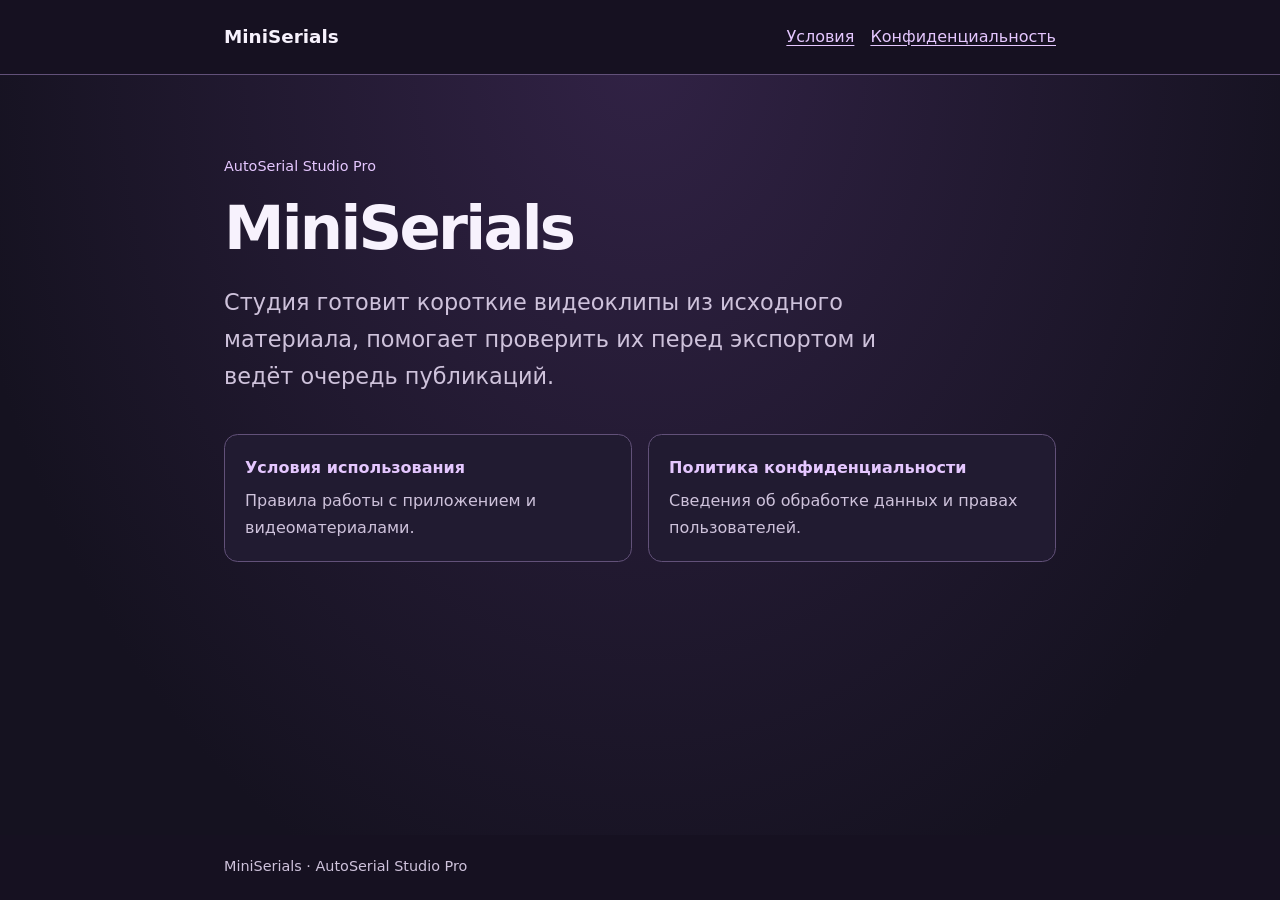
<file: index.html>
<!doctype html>
<html lang="ru">
<head>
<meta charset="utf-8">
<meta name="viewport" content="width=device-width, initial-scale=1">
<meta name="robots" content="noindex">
<title>Документы приложения · MiniSerials</title>
<link rel="stylesheet" href="./styles.css">
</head>
<body><a class="skip" href="#main">К содержанию</a><header><div class="wrap nav"><a class="brand" href="./index.html">MiniSerials</a><nav aria-label="Документы"><a href="./terms.html">Условия</a><a href="./privacy.html">Конфиденциальность</a></nav></div></header>
<main id="main" class="wrap"><p class="tag">AutoSerial Studio Pro</p><h1>MiniSerials</h1><p class="intro">Студия готовит короткие видеоклипы из исходного материала, помогает проверить их перед экспортом и ведёт очередь публикаций.</p>
<div class="cards"><a href="./terms.html"><strong>Условия использования</strong><span>Правила работы с приложением и видеоматериалами.</span></a><a href="./privacy.html"><strong>Политика конфиденциальности</strong><span>Сведения об обработке данных и правах пользователей.</span></a></div></main>
<footer><div class="wrap">MiniSerials · AutoSerial Studio Pro</div></footer>
</body>
</html>
</file>
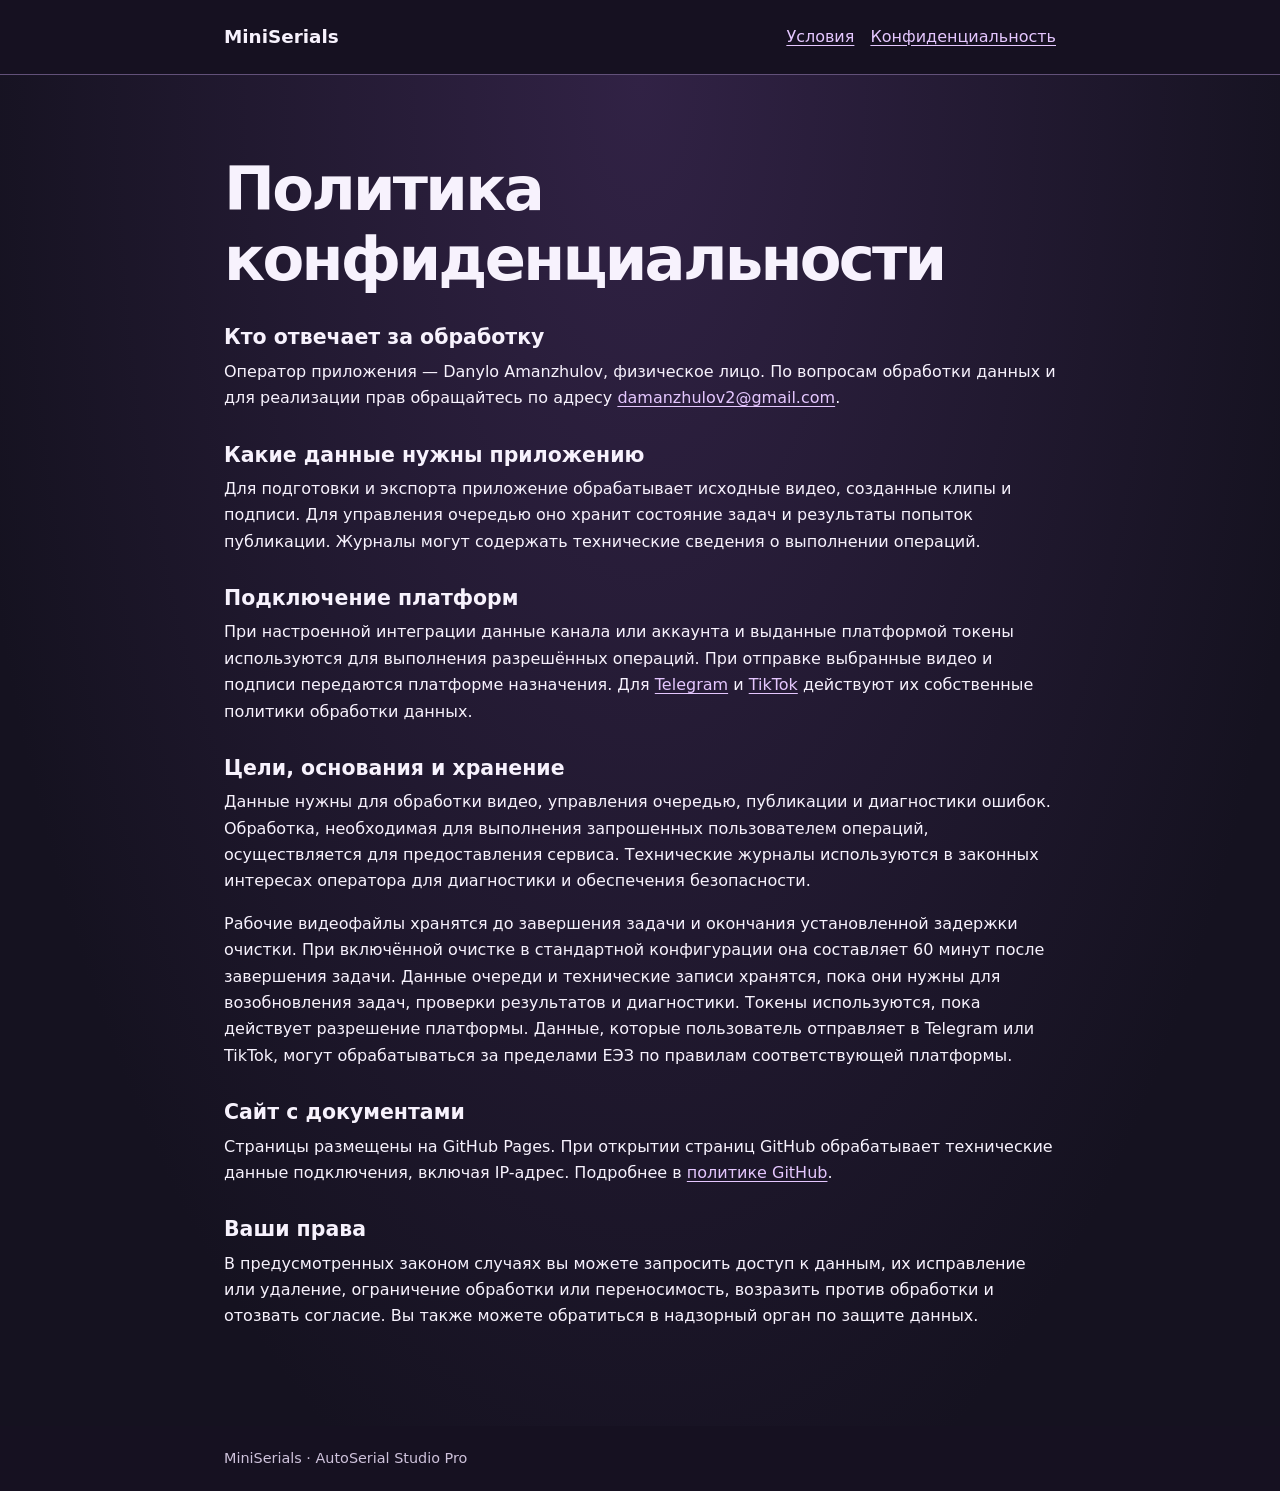
<file: privacy.html>
<!doctype html>
<html lang="ru">
<head>
<meta charset="utf-8">
<meta name="viewport" content="width=device-width, initial-scale=1">
<meta name="robots" content="noindex">
<title>Политика конфиденциальности · MiniSerials</title>
<link rel="stylesheet" href="./styles.css">
</head>
<body><a class="skip" href="#main">К содержанию</a><header><div class="wrap nav"><a class="brand" href="./index.html">MiniSerials</a><nav aria-label="Документы"><a href="./terms.html">Условия</a><a href="./privacy.html">Конфиденциальность</a></nav></div></header>
<main id="main" class="wrap"><article><h1>Политика конфиденциальности</h1>
<h2>Кто отвечает за обработку</h2><p>Оператор приложения — Danylo Amanzhulov, физическое лицо. По вопросам обработки данных и для реализации прав обращайтесь по адресу <a href="mailto:damanzhulov2@gmail.com">damanzhulov2@gmail.com</a>.</p>
<h2>Какие данные нужны приложению</h2><p>Для подготовки и экспорта приложение обрабатывает исходные видео, созданные клипы и подписи. Для управления очередью оно хранит состояние задач и результаты попыток публикации. Журналы могут содержать технические сведения о выполнении операций.</p>
<h2>Подключение платформ</h2><p>При настроенной интеграции данные канала или аккаунта и выданные платформой токены используются для выполнения разрешённых операций. При отправке выбранные видео и подписи передаются платформе назначения. Для <a href="https://telegram.org/privacy">Telegram</a> и <a href="https://www.tiktok.com/legal/page/eea/privacy-policy/en">TikTok</a> действуют их собственные политики обработки данных.</p>
<h2>Цели, основания и хранение</h2><p>Данные нужны для обработки видео, управления очередью, публикации и диагностики ошибок. Обработка, необходимая для выполнения запрошенных пользователем операций, осуществляется для предоставления сервиса. Технические журналы используются в законных интересах оператора для диагностики и обеспечения безопасности.</p>
<p>Рабочие видеофайлы хранятся до завершения задачи и окончания установленной задержки очистки. При включённой очистке в стандартной конфигурации она составляет 60 минут после завершения задачи. Данные очереди и технические записи хранятся, пока они нужны для возобновления задач, проверки результатов и диагностики. Токены используются, пока действует разрешение платформы. Данные, которые пользователь отправляет в Telegram или TikTok, могут обрабатываться за пределами ЕЭЗ по правилам соответствующей платформы.</p><h2>Сайт с документами</h2><p>Страницы размещены на GitHub Pages. При открытии страниц GitHub обрабатывает технические данные подключения, включая IP-адрес. Подробнее в <a href="https://docs.github.com/en/site-policy/privacy-policies/github-general-privacy-statement">политике GitHub</a>.</p><h2>Ваши права</h2><p>В предусмотренных законом случаях вы можете запросить доступ к данным, их исправление или удаление, ограничение обработки или переносимость, возразить против обработки и отозвать согласие. Вы также можете обратиться в надзорный орган по защите данных.</p></article></main>
<footer><div class="wrap">MiniSerials · AutoSerial Studio Pro</div></footer>
</body>
</html>
</file>
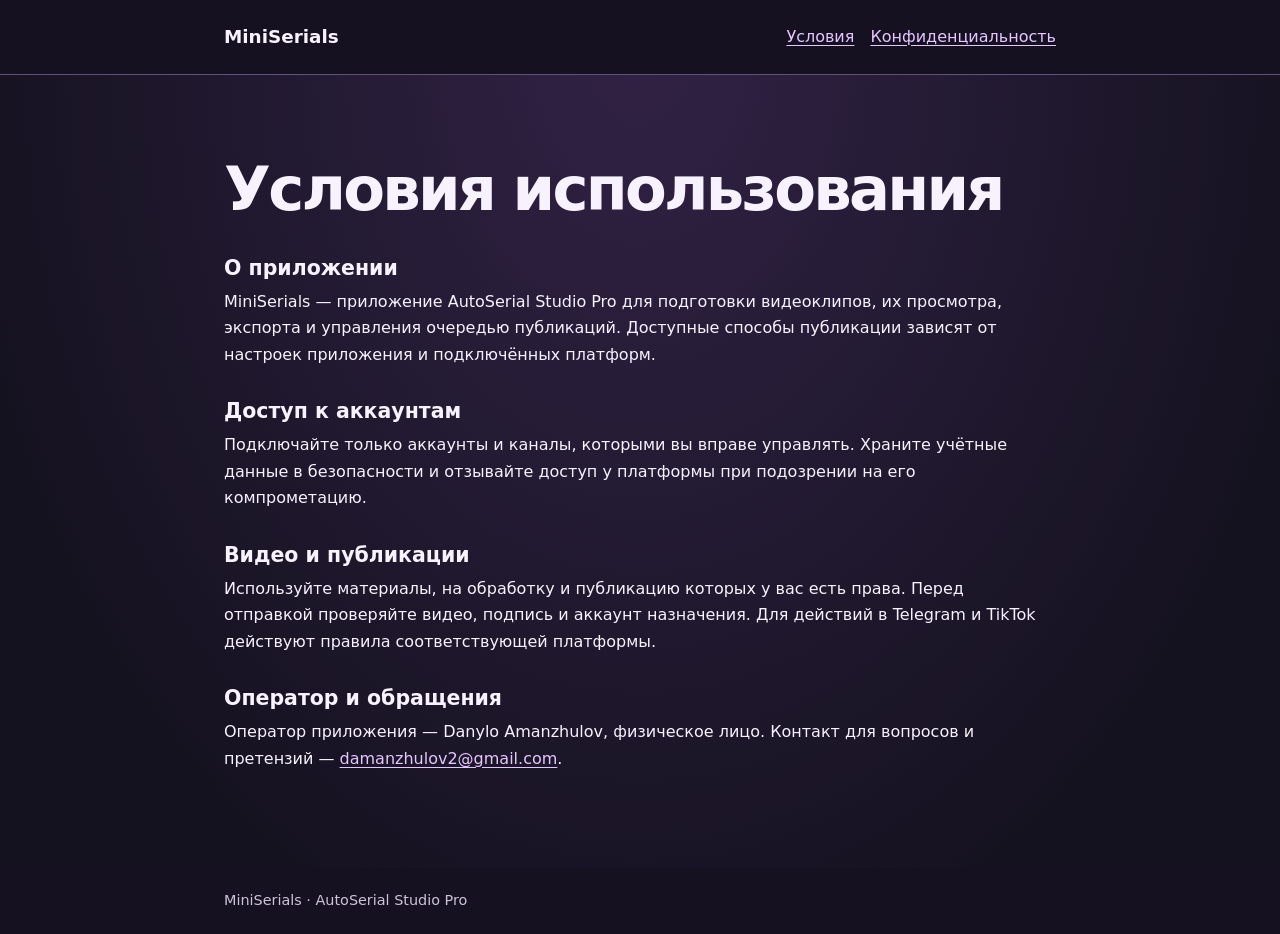
<file: terms.html>
<!doctype html>
<html lang="ru">
<head>
<meta charset="utf-8">
<meta name="viewport" content="width=device-width, initial-scale=1">
<meta name="robots" content="noindex">
<title>Условия использования · MiniSerials</title>
<link rel="stylesheet" href="./styles.css">
</head>
<body><a class="skip" href="#main">К содержанию</a><header><div class="wrap nav"><a class="brand" href="./index.html">MiniSerials</a><nav aria-label="Документы"><a href="./terms.html">Условия</a><a href="./privacy.html">Конфиденциальность</a></nav></div></header>
<main id="main" class="wrap"><article><h1>Условия использования</h1>
<h2>О приложении</h2><p>MiniSerials — приложение AutoSerial Studio Pro для подготовки видеоклипов, их просмотра, экспорта и управления очередью публикаций. Доступные способы публикации зависят от настроек приложения и подключённых платформ.</p>
<h2>Доступ к аккаунтам</h2><p>Подключайте только аккаунты и каналы, которыми вы вправе управлять. Храните учётные данные в безопасности и отзывайте доступ у платформы при подозрении на его компрометацию.</p>
<h2>Видео и публикации</h2><p>Используйте материалы, на обработку и публикацию которых у вас есть права. Перед отправкой проверяйте видео, подпись и аккаунт назначения. Для действий в Telegram и TikTok действуют правила соответствующей платформы.</p>
<h2>Оператор и обращения</h2><p>Оператор приложения — Danylo Amanzhulov, физическое лицо. Контакт для вопросов и претензий — <a href="mailto:damanzhulov2@gmail.com">damanzhulov2@gmail.com</a>.</p></article></main>
<footer><div class="wrap">MiniSerials · AutoSerial Studio Pro</div></footer>
</body>
</html>
</file>
<file: styles.css>
:root{color-scheme:dark;--bg:#151220;--panel:#211b31;--text:#f7f2fd;--muted:#cec2db;--accent:#e5c7ff;--line:#625179;font-family:system-ui,-apple-system,"Segoe UI",sans-serif}*{box-sizing:border-box}body{margin:0;background:radial-gradient(ellipse at 50% 5%,#312245 0%,transparent 43rem),var(--bg);color:var(--text);font-size:1rem;line-height:1.65;min-height:100vh;display:flex;flex-direction:column}.wrap{width:min(100% - 2rem,52rem);margin-inline:auto}header,footer{background:#161121;border-block-end:1px solid var(--line)}footer{border-block:1px solid var(--line) 0;color:var(--muted);padding:1.3rem 0;font-size:.9rem}.nav{min-height:4.6rem;display:flex;gap:.55rem 1.5rem;align-items:center;justify-content:space-between;flex-wrap:wrap;padding-block:.65rem}.brand{font-weight:800;font-size:1.15rem;color:var(--text);text-decoration:none}nav{display:flex;gap:.4rem 1rem;flex-wrap:wrap}a{color:var(--accent);text-underline-offset:.2em}a:hover{text-decoration-thickness:.14em}a:focus-visible{outline:2px solid var(--accent);outline-offset:4px}main{flex:1;padding-block:clamp(2rem,7vw,5rem);overflow-wrap:break-word}h1,h2{line-height:1.15}h1{font-size:clamp(2rem,7vw,3.8rem);letter-spacing:-.045em;margin:0 0 1.25rem}h2{font-size:1.28rem;margin:2rem 0 .55rem}p{margin:0 0 1rem}.tag{color:var(--accent);font-size:.9rem}.intro{font-size:clamp(1.12rem,3vw,1.4rem);color:var(--muted);max-width:45rem}.cards{display:grid;grid-template-columns:repeat(auto-fit,minmax(min(100%,17rem),1fr));gap:1rem;margin:2.4rem 0 1.5rem}.cards a{display:block;border:1px solid var(--line);background:var(--panel);padding:1.25rem;border-radius:.85rem;text-decoration:none}.cards a:hover strong{text-decoration:underline}.cards span{display:block;margin-top:.45rem;color:var(--muted)}.notice{padding:.85rem 1rem;border-left:3px solid #cf9cf7;background:#281d36;color:var(--muted);border-radius:0 .45rem .45rem 0}mark{background:#433156;color:#ffe1ab;border-radius:.25rem;padding:.12em .25em;box-decoration-break:clone}.skip{position:absolute;left:.5rem;top:.5rem;padding:.5rem;background:var(--panel);transform:translateY(-200%)}.skip:focus{transform:none}
</file>
